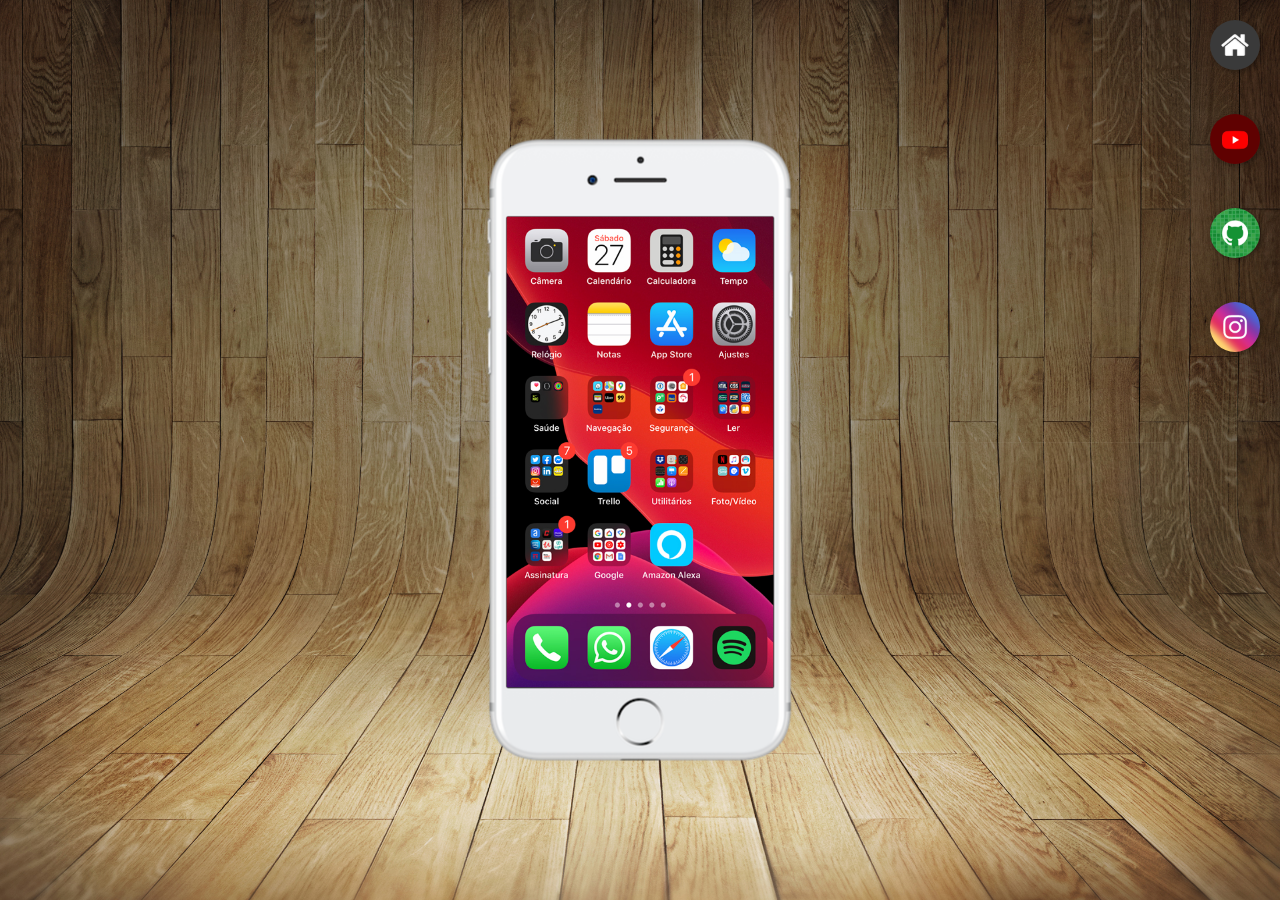
<file: index.html>
<!DOCTYPE html>
<html lang="en">
<head>
    <meta charset="UTF-8">
    <meta http-equiv="X-UA-Compatible" content="IE=edge">
    <meta name="viewport" content="width=device-width, initial-scale=1.0">
    <title>Projeto redes socias</title>
    <link rel="stylesheet" href="estilo/style.css">
</head>
<body>
    <main>
<section id="telefone">
<iframe src="home.html"  name="tela" id="tela" frameborder="0"></iframe>
</section>

<section id="redes-sociais">

<a href="home.html" target="tela"><img src="imagens/logo-home.jpg" alt="Home"></a> <br>

<a href="tela-youtube.html" target="tela"><img src="imagens/logo-youtube.jpg" ></a> <br>

<a href="tela-github.html" target="tela" ><img src="imagens/logo-github.jpg" alt="Github"></a> <br>

<a href="tela-instagram.html" target="tela"> <img src="imagens/logo-instagram.jpg" alt="Intagram"></a>

</section>
    </main>
    
</body>
</html>
</file>
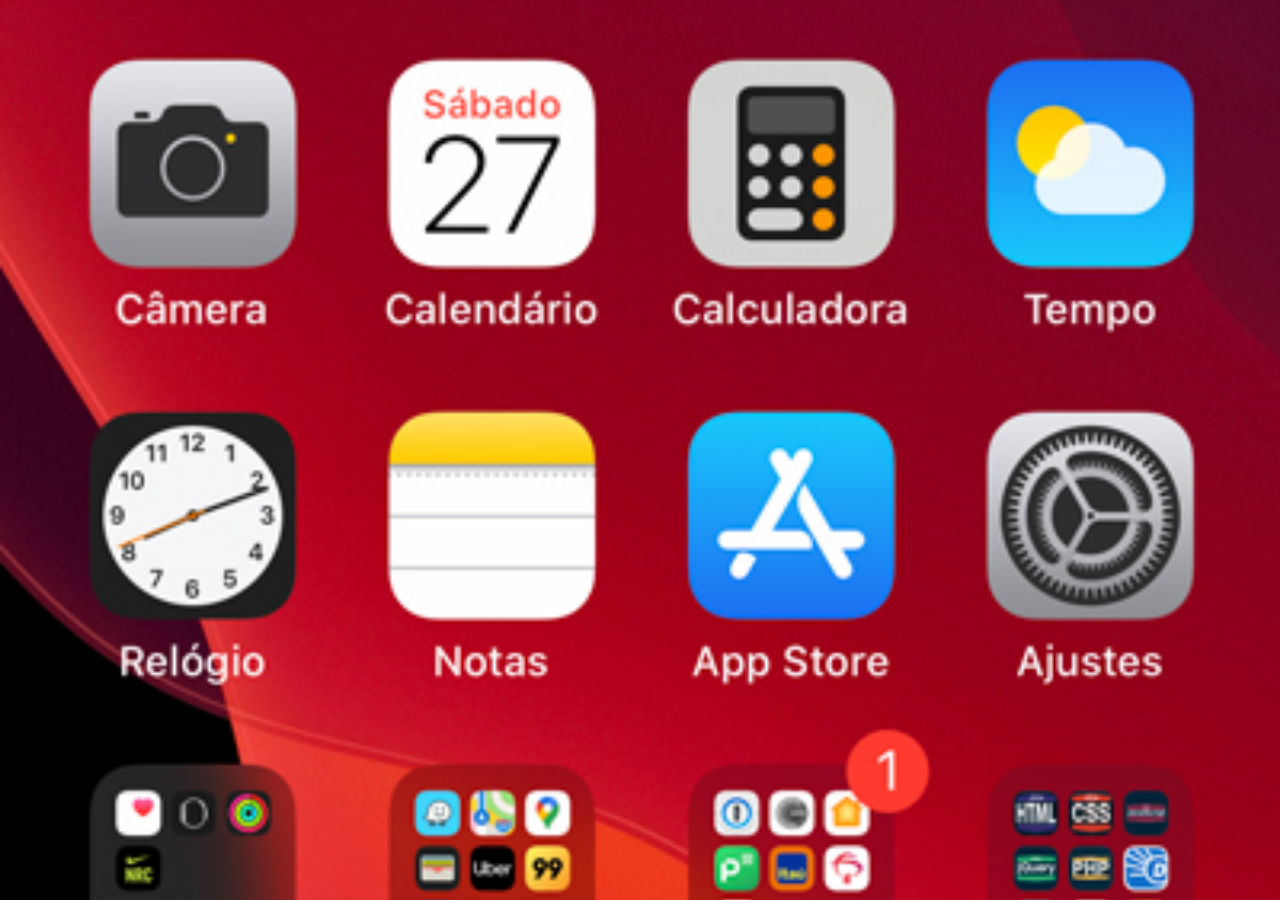
<file: home.html>
<!DOCTYPE html>
<html lang="en">
<head>
    <meta charset="UTF-8">
    <meta http-equiv="X-UA-Compatible" content="IE=edge">
    <meta name="viewport" content="width=device-width, initial-scale=1.0">
    <title>Document</title>
    <style>
        * {
            margin: 0px;
            padding: 0px;
        }
        body{
            width: 100vw;
            height: 100vh;
            background: url('imagens/tela-home.jpg') no-repeat top center;
            background-size: cover;
        }
    </style>
</head>
<body>
    
</body>
</html>
</file>
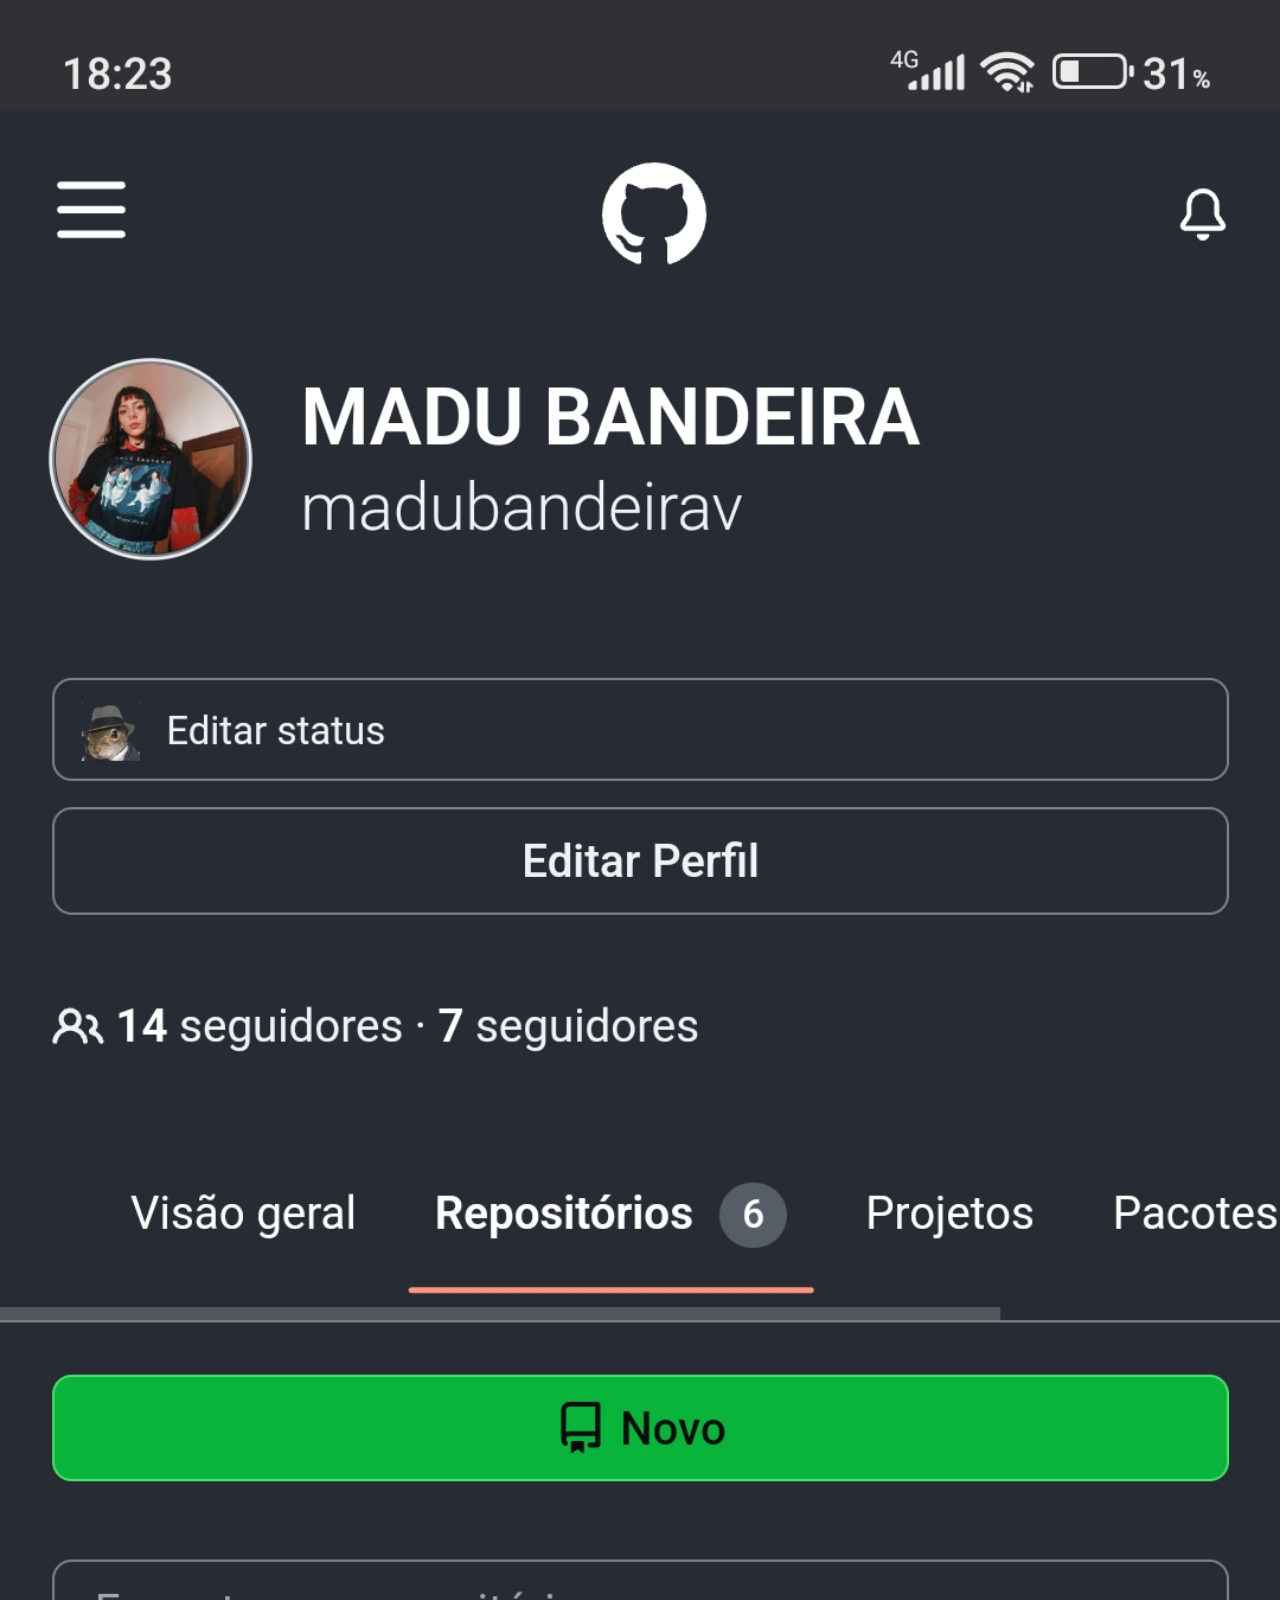
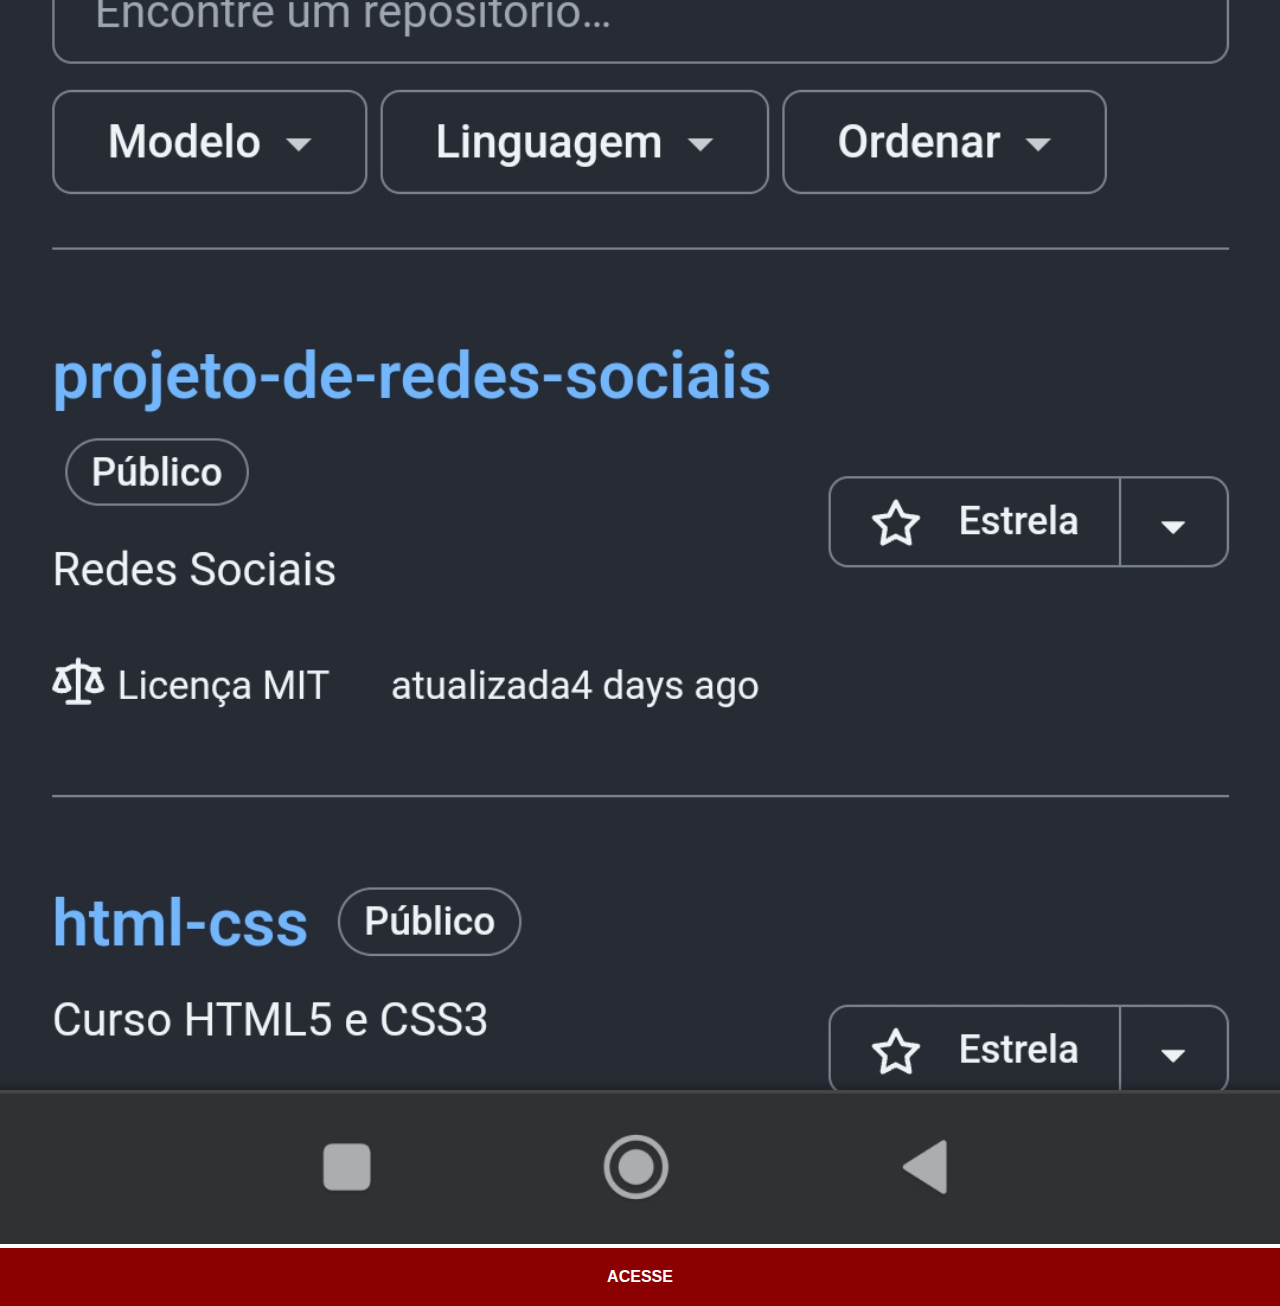
<file: tela-github.html>
<!DOCTYPE html>
<html lang="pt-br">
<head>
    <meta charset="UTF-8">
    <meta http-equiv="X-UA-Compatible" content="IE=edge">
    <meta name="viewport" content="width=device-width, initial-scale=1.0">
    <title>Github</title>
    <link rel="stylesheet" href="estilo/style-social.css">
</head>
<body>
    <img src="imagens/tela-gith.jpg" alt="Github">
    <a href="https://github.com/madubandeirav?tab=repositories" target="_blank">ACESSE</a>

</body>
</html>
</file>
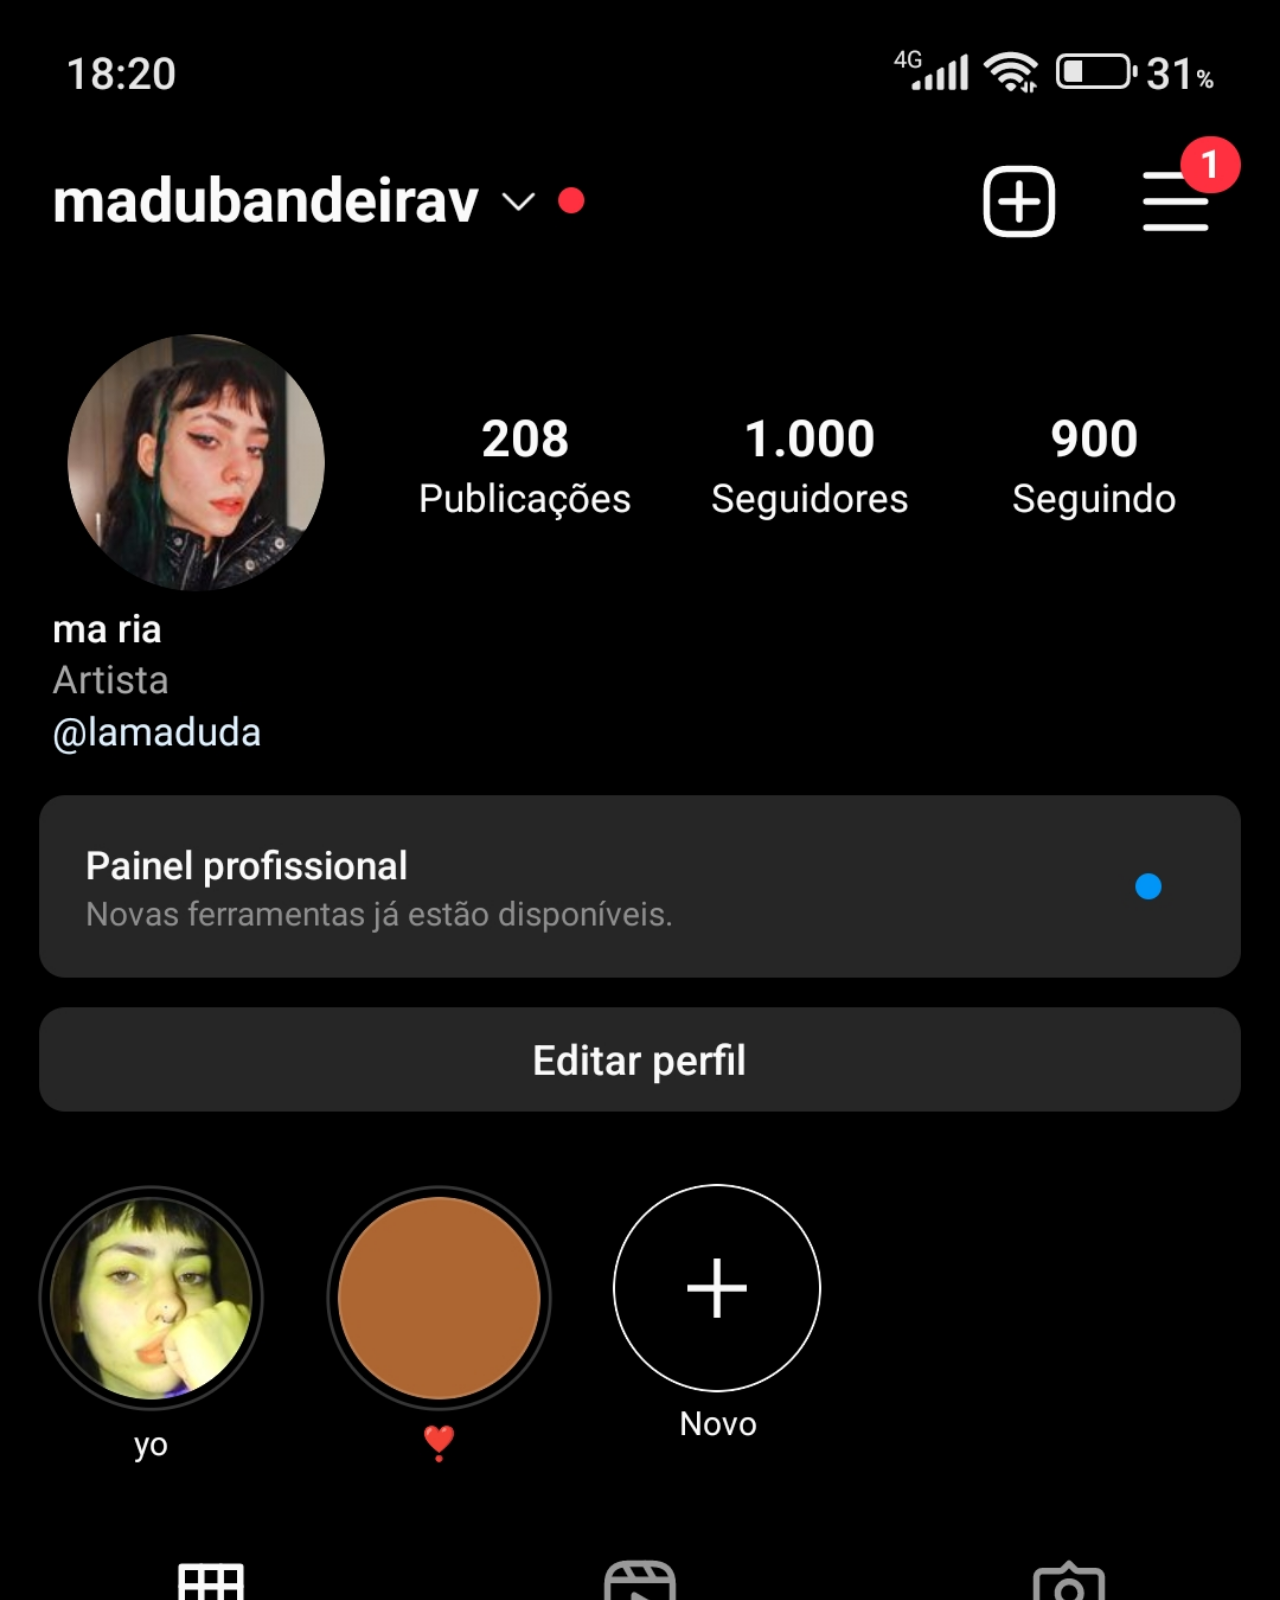
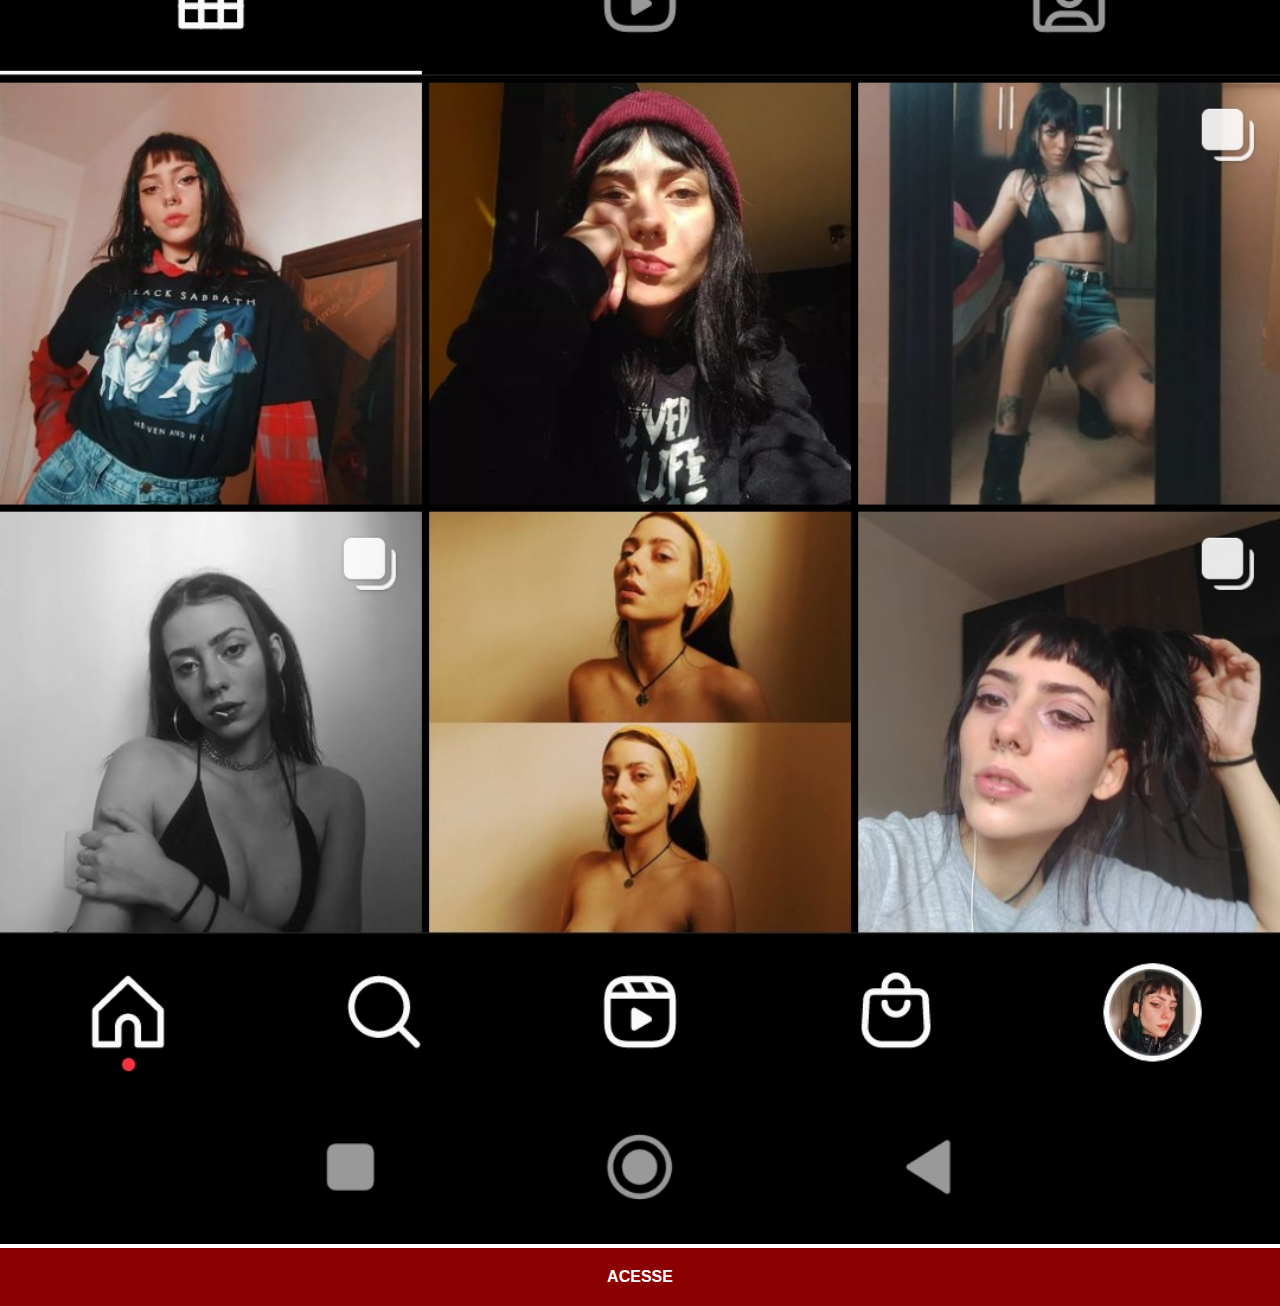
<file: tela-instagram.html>
<!DOCTYPE html>
<html lang="pt-br">
<head>
    <meta charset="UTF-8">
    <meta http-equiv="X-UA-Compatible" content="IE=edge">
    <meta name="viewport" content="width=device-width, initial-scale=1.0">
    <title>Intagram</title>
    <link rel="stylesheet" href="estilo/style-social.css">
</head>
<body>
    <img src="imagens/tela-insta.jpg" alt="Intagram">
    <a href="https://www.instagram.com/madubandeirav/" target="_blank">ACESSE</a>
</body>
</html>
</file>
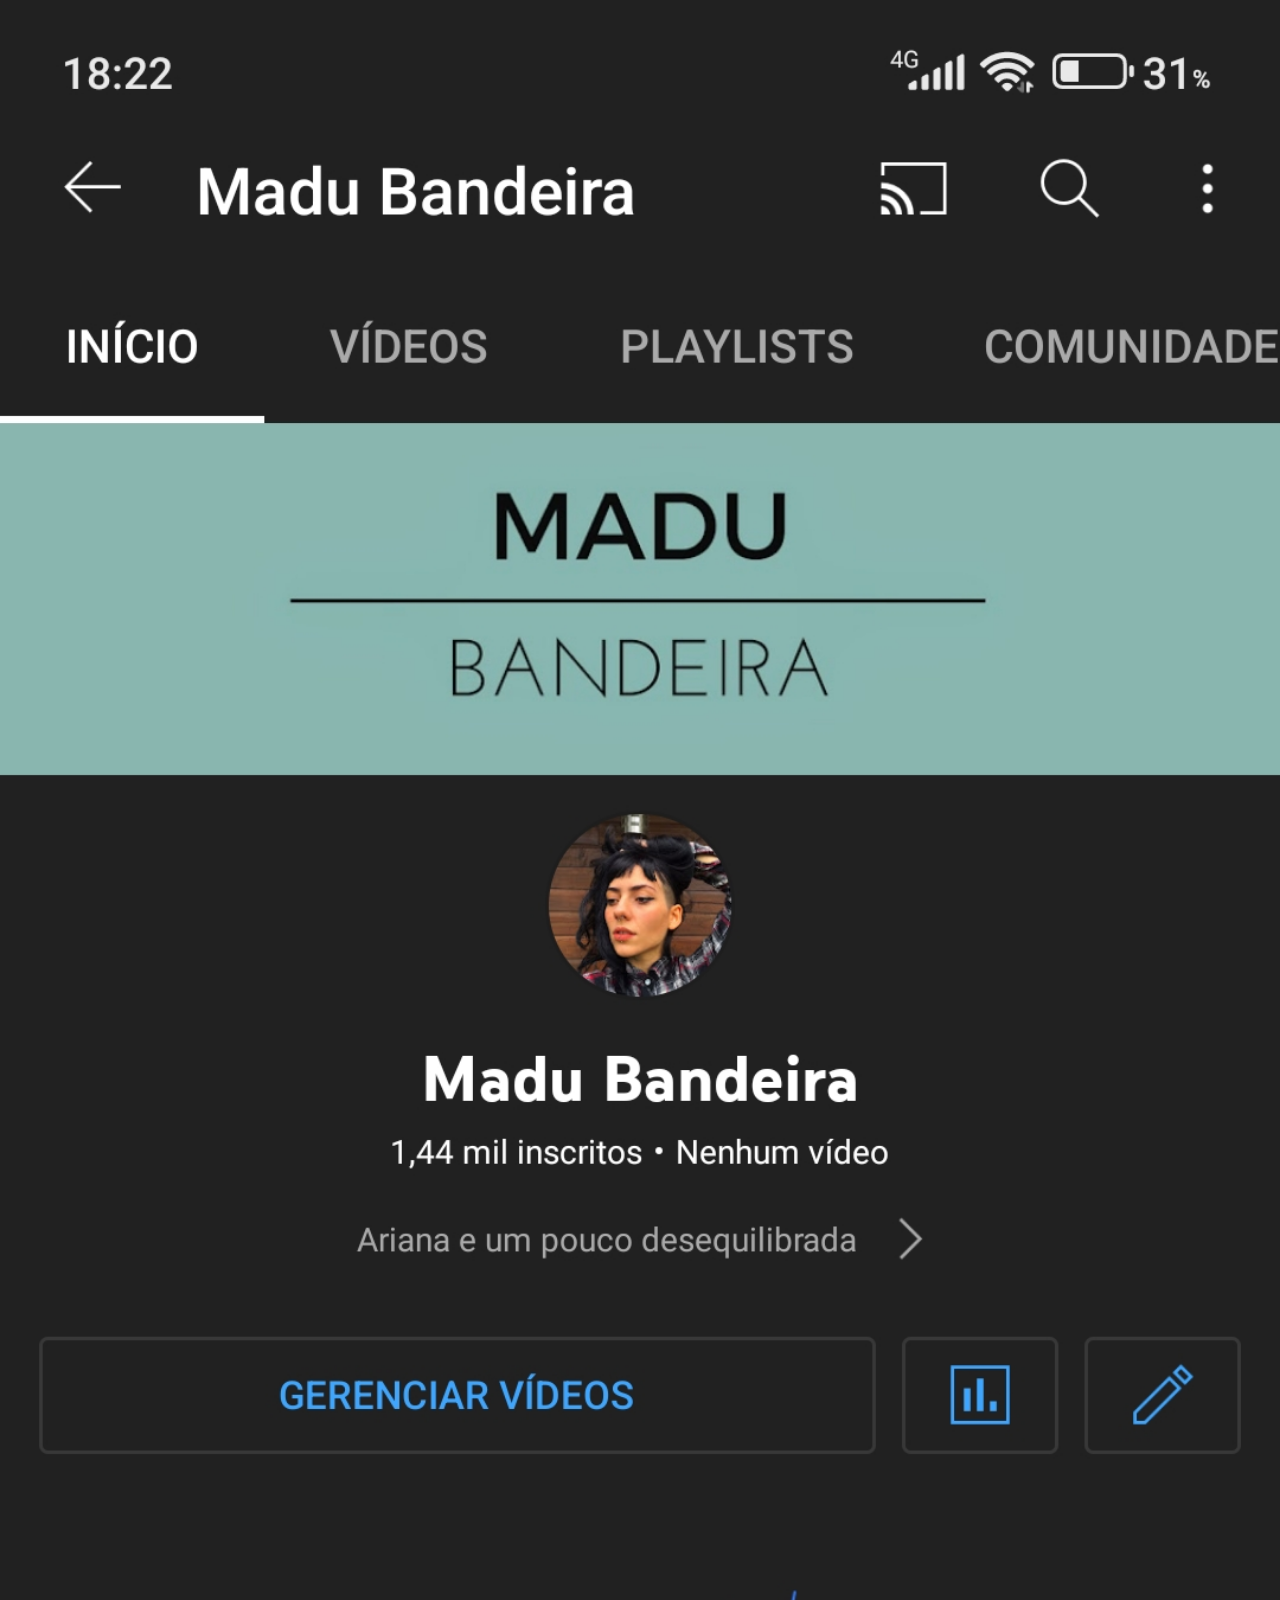
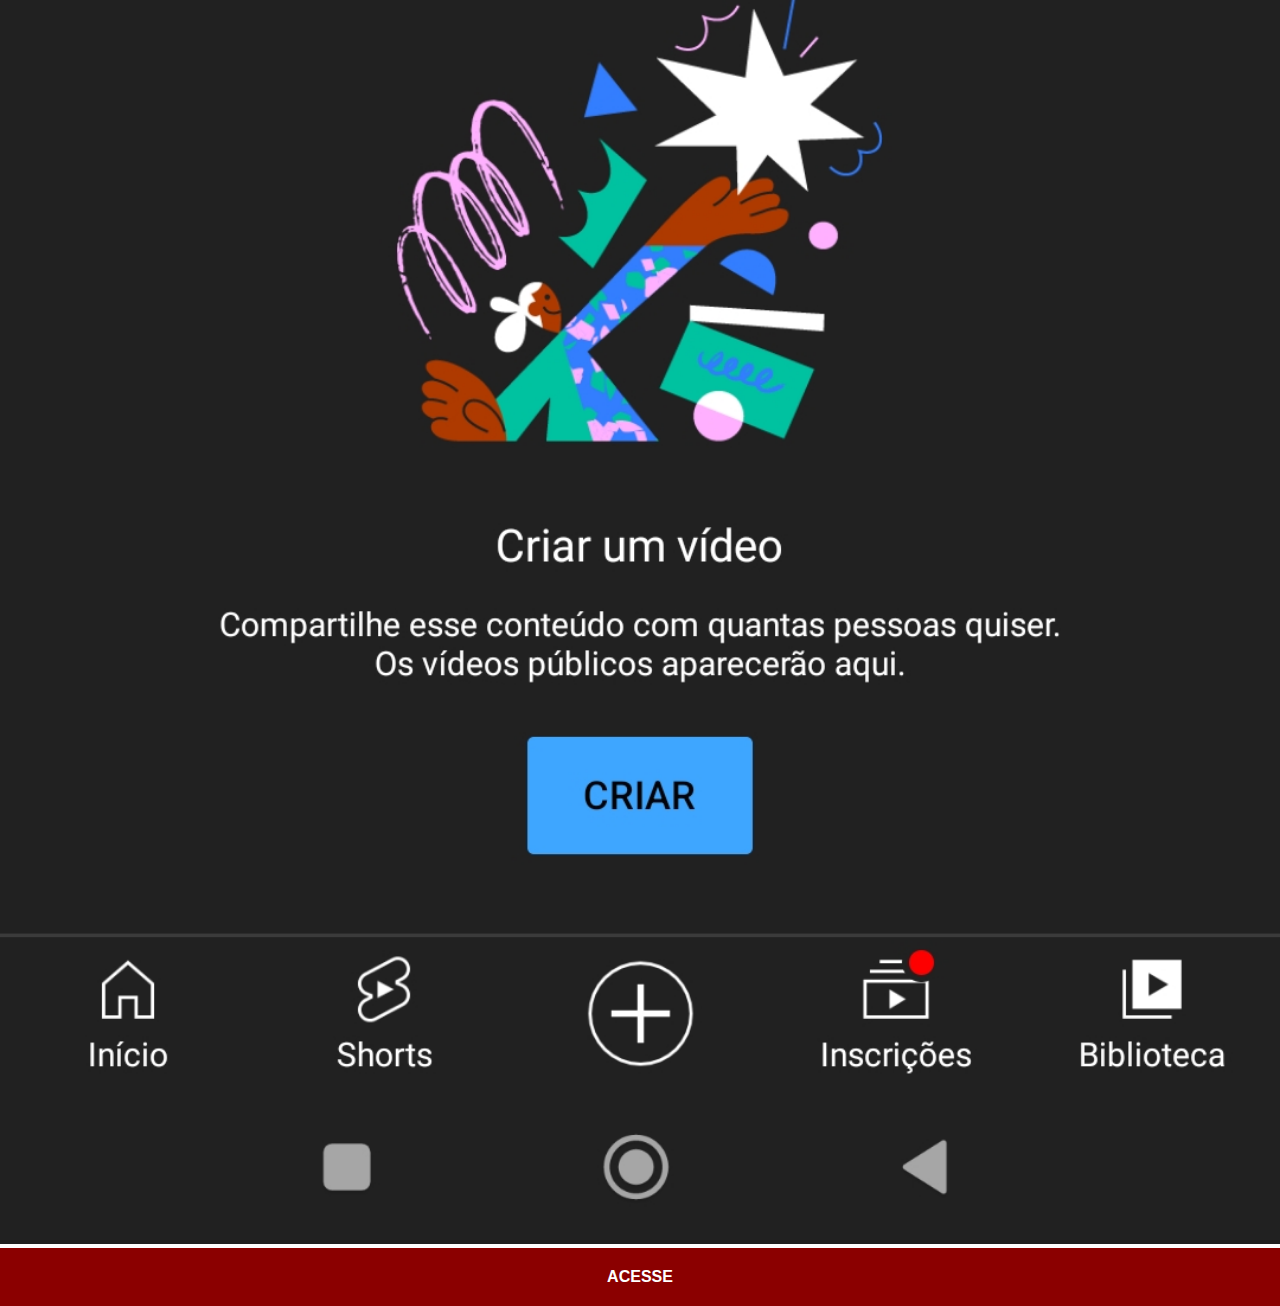
<file: tela-youtube.html>
<!DOCTYPE html>
<html lang="pt-br">
<head>
    <meta charset="UTF-8">
    <meta http-equiv="X-UA-Compatible" content="IE=edge">
    <meta name="viewport" content="width=device-width, initial-scale=1.0">
    <title>Youtube</title>
    <link rel="stylesheet" href="estilo/style-social.css">
</head>
<body>
    
    <img src="imagens/tela-yt.jpg" alt="Youtube">
    <a href="https://www.youtube.com/madubandeira" target="_blank">ACESSE</a>
</body>
</html>
</file>
<file: estilo/style.css>
@charset "UTF-8";
*{
    margin: 0px;
    padding: 0px;
    font-family: Arial, Helvetica, sans-serif;
}
html, body{
    height: 100vh;
    width: 100vw;
    background-color: gray;
}
body{
    background: url('../imagens/fundo-madeira.jpg') no-repeat top center;
    background-size: cover;
    background-attachment: fixed;
}
main{
    position: relative;
    height: 100vh;
    
}
section#telefone{
    position: absolute;
    top: 50%;
    left: 50%;
    transform: translate(-50%, -50%);
    height: 627px;
    width: 311px;
   
    background: url('../imagens/frame-iphone.png') no-repeat;
    border-radius: 55px;
}

iframe#tela{
    position: relative;
    height: 471px;
    width: 267px;
    top: 80px;
    left: 22px;
    
}
section#redes-sociais{
    text-align: right;
}
section#redes-sociais img {
    width: 50px;
border-radius: 100%;
   margin: 20px;
   box-shadow: 2px 2px 5px rgba(0, 0, 0, 0.307);
   box-sizing: border-box;
   
    
}
section#redes-sociais img:hover{
    border: 2px 2px solid rgb(255, 255, 255);
    transform: translate(-5px, -5px);
    box-shadow: 5px 5px 10px rgba(0, 0, 0, 0.546);
   transition-duration: transform 1s , border 1s;
}
</file>
<file: estilo/style-social.css>
@charset "UTF-8";
*{
    margin: 0px;
    padding: 0px;
    font-family: Arial, Helvetica, sans-serif;
}
::-webkit-scrollbar{
    width: 0px;
    height: 0px;
}
img{
    width: 100vw;
}
a{
    display: block;
    background-color: darkred;
    color: white;
    padding: 20px;
    text-align: center;
    font-weight: bolder;
    text-decoration: none;
}
a:hover{
    background-color: red;
    
}
</file>
